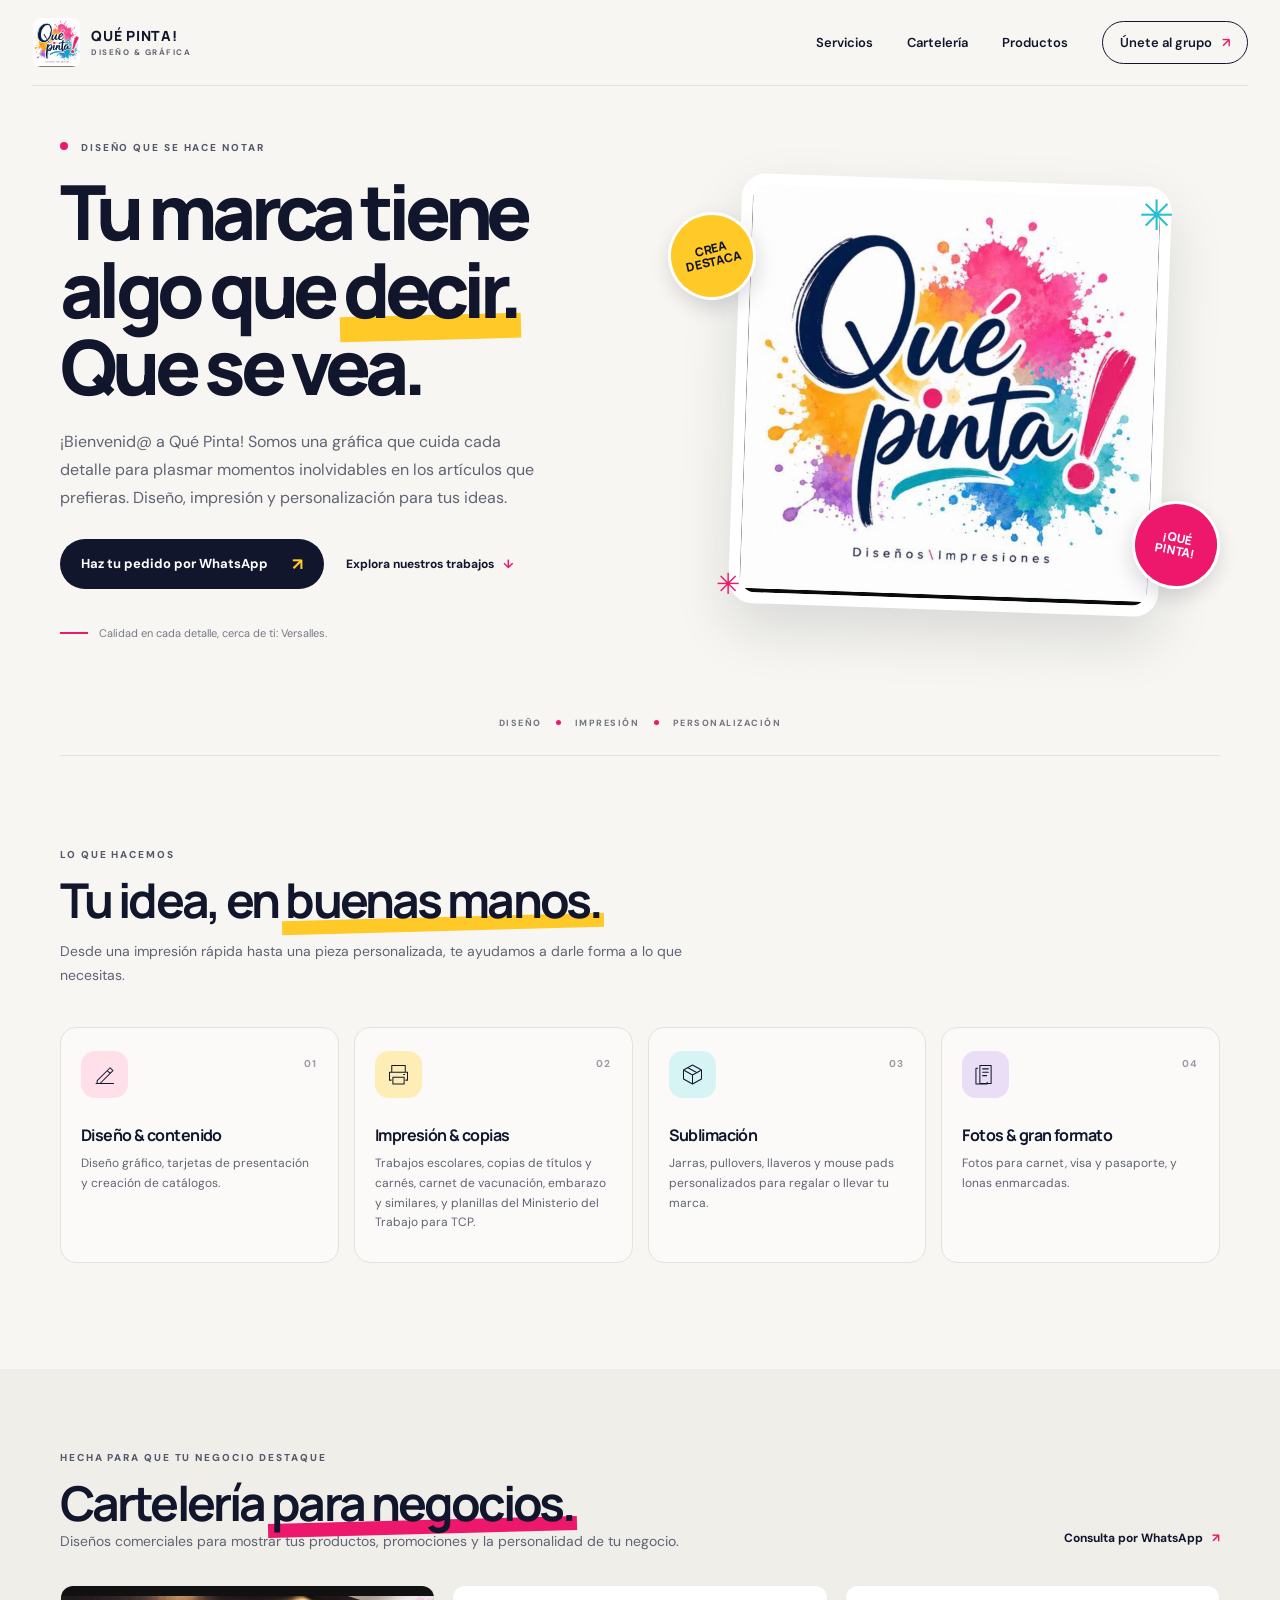
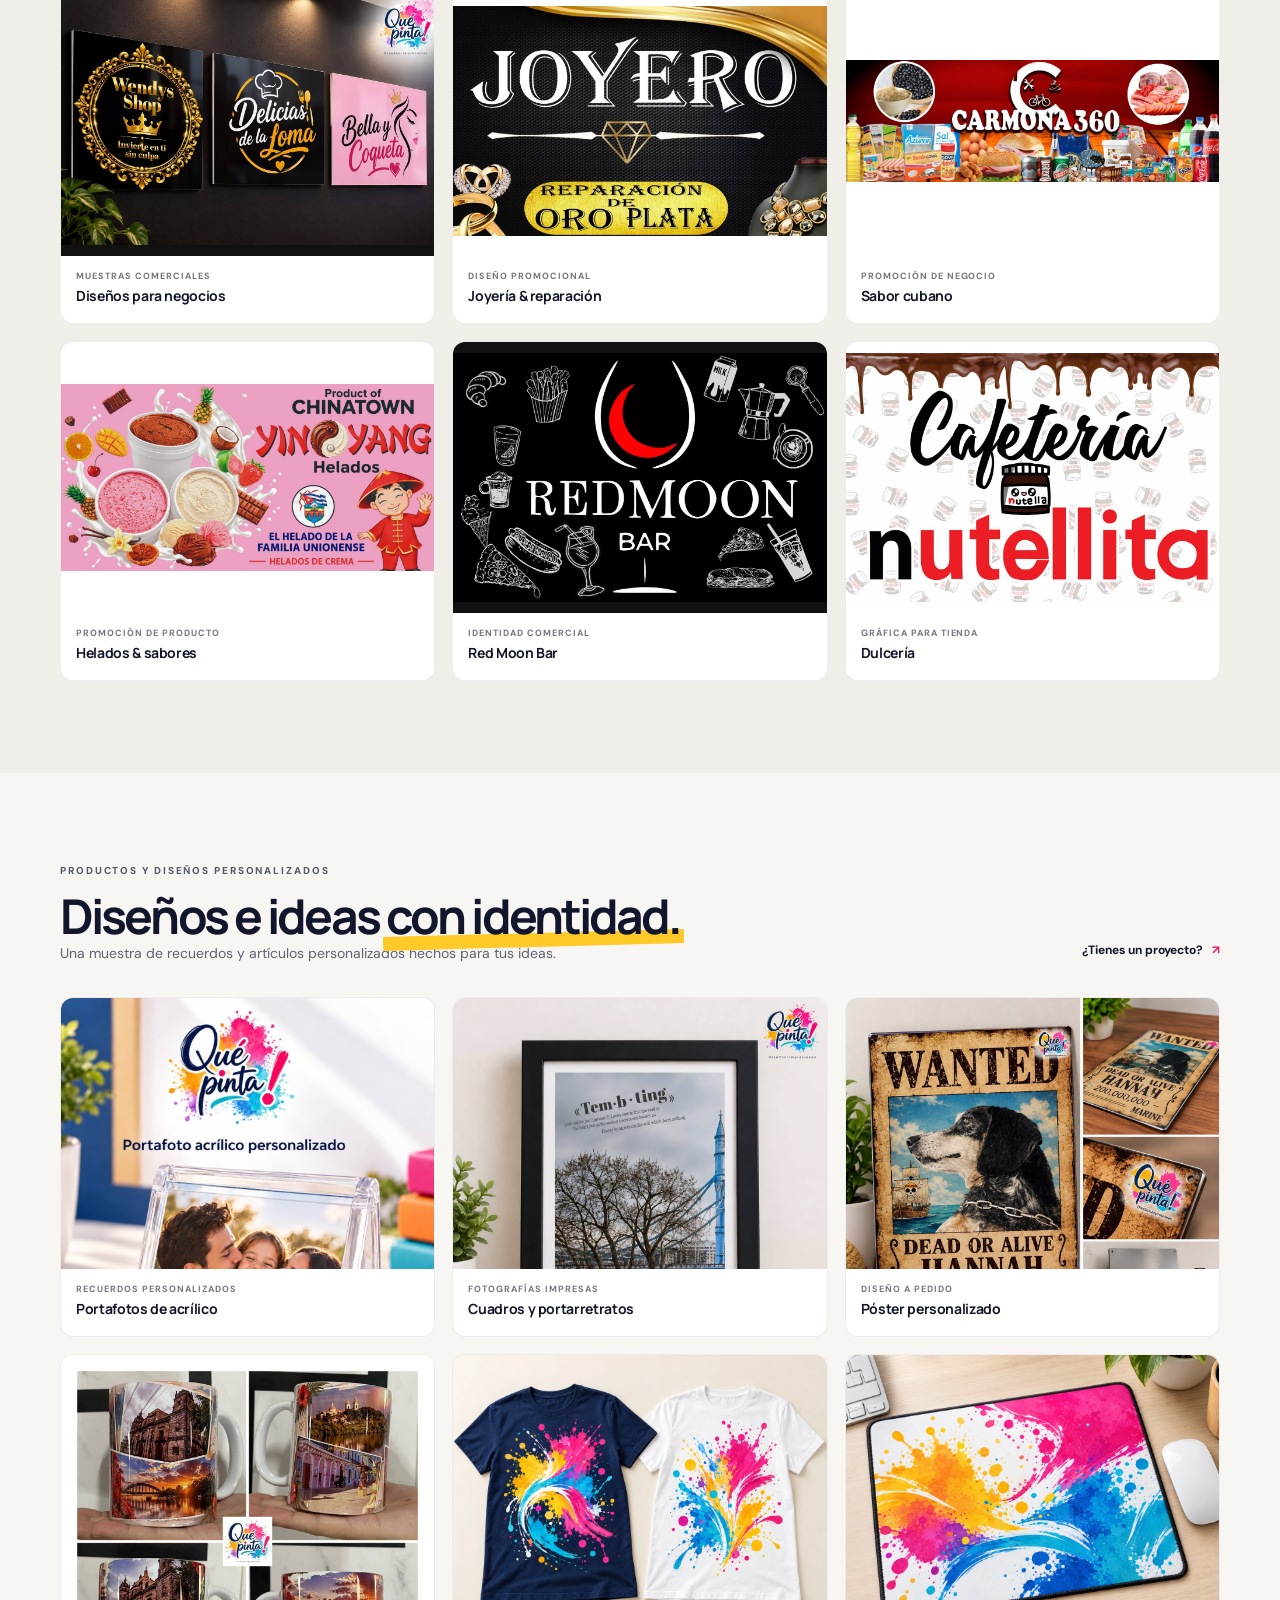
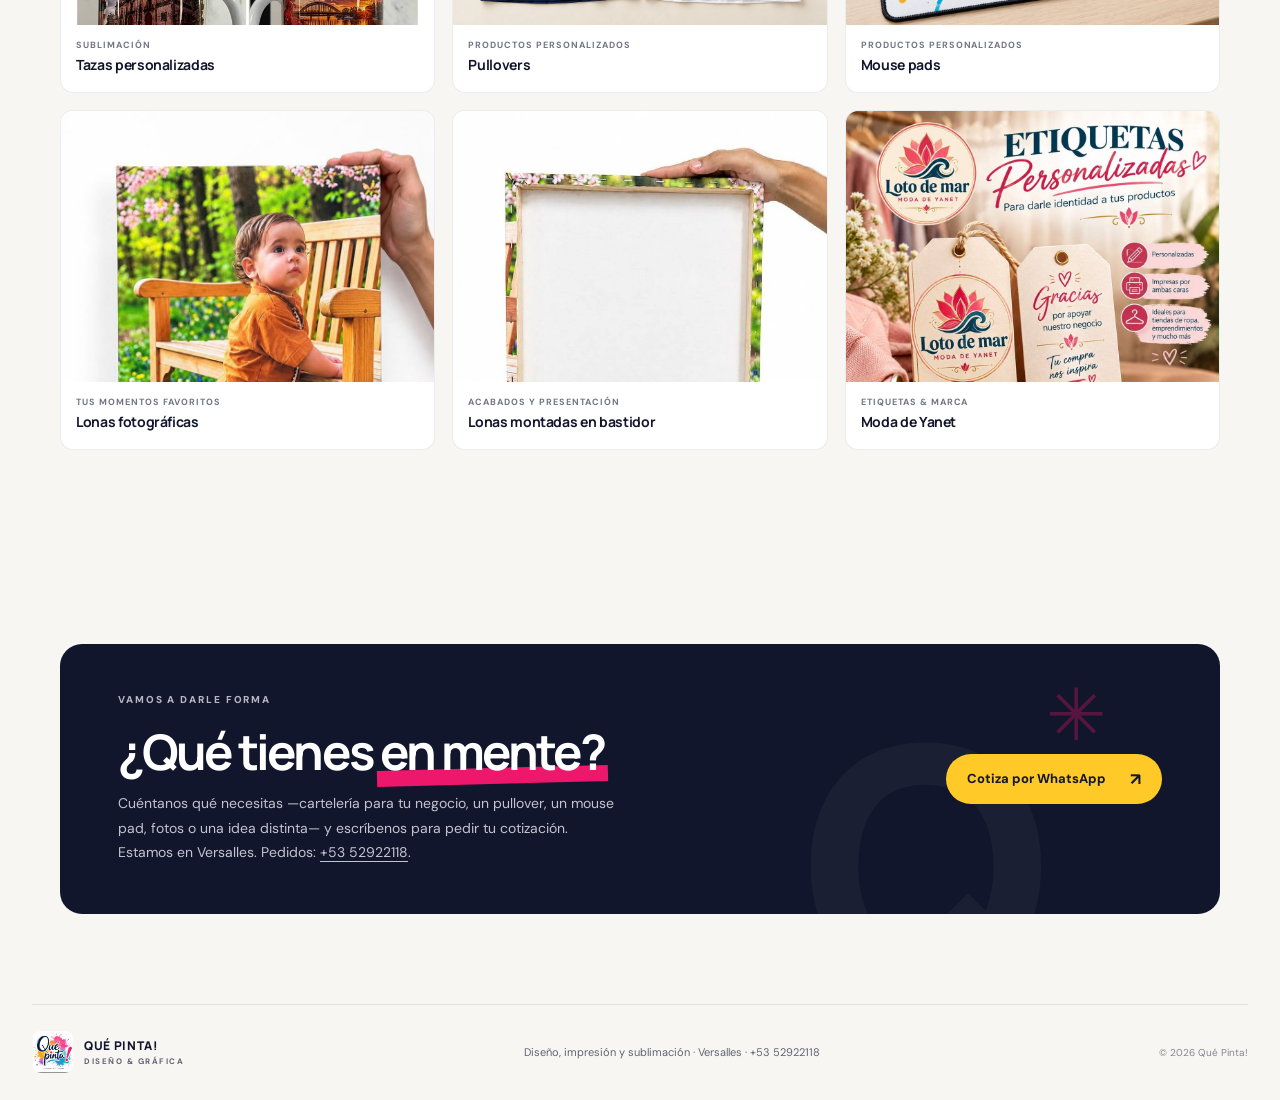
<file: index.html>
<!doctype html>
<html lang="es">
<head>
  <meta charset="utf-8">
  <meta name="viewport" content="width=device-width, initial-scale=1">
  <meta name="theme-color" content="#f7f6f2">
  <meta name="description" content="Diseño gráfico, cartelería, impresión, sublimación y productos personalizados de Qué Pinta! en Versalles. Conoce sus trabajos y pide cotización por WhatsApp.">
  <title>Qué Pinta! | Diseño gráfico, impresión y personalizados en Versalles</title>
  <link rel="canonical" href="https://javierperezv99.github.io/que-pinta/">
  <link rel="icon" type="image/png" sizes="512x512" href="assets/que-pinta-icon.png">
  <link rel="icon" href="favicon.ico" sizes="any">
  <link rel="apple-touch-icon" href="assets/que-pinta-icon.png">
  <meta name="application-name" content="Qué Pinta!">
  <meta property="og:type" content="website">
  <meta property="og:site_name" content="Qué Pinta!">
  <meta property="og:title" content="Qué Pinta! | Diseño gráfico, impresión y personalizados en Versalles">
  <meta property="og:description" content="Diseño gráfico, cartelería, impresión, sublimación y productos personalizados de Qué Pinta! en Versalles. Conoce sus trabajos y pide cotización por WhatsApp.">
  <meta property="og:url" content="https://javierperezv99.github.io/que-pinta/">
  <meta property="og:image" content="https://javierperezv99.github.io/que-pinta/assets/que-pinta-logo.jpg">
  <meta name="twitter:card" content="summary">
  <script type="application/ld+json">
    {
      "@context": "https://schema.org",
      "@type": "WebSite",
      "name": "Qué Pinta!",
      "alternateName": "Qué Pinta! Diseño & Gráfica",
      "url": "https://javierperezv99.github.io/que-pinta/"
    }
  </script>
  <link rel="preconnect" href="https://fonts.googleapis.com">
  <link rel="preconnect" href="https://fonts.gstatic.com" crossorigin>
  <link href="https://fonts.googleapis.com/css2?family=DM+Sans:wght@400;500;600;700&family=Manrope:wght@400;500;600;700;800&display=swap" rel="stylesheet">
  <link rel="stylesheet" href="styles.css">
</head>
<body>
  <header class="site-header">
    <a class="brand" href="#inicio" aria-label="Qué Pinta! — inicio">
      <img class="brand-original" src="assets/que-pinta-logo.jpg" alt="Logo de Qué Pinta!">
      <span class="brand-name">QUÉ PINTA!<small>DISEÑO & GRÁFICA</small></span>
    </a>
    <nav class="main-nav" aria-label="Navegación principal">
      <a href="#servicios">Servicios</a>
      <a href="#carteleria">Cartelería</a>
      <a href="#trabajos">Productos</a>
      <a class="nav-cta" href="https://chat.whatsapp.com/CvX4hnm9NRg29dMsMazxwA?s=sh&amp;p=i&amp;mlu=0" target="_blank" rel="noopener noreferrer">Únete al grupo <span aria-hidden="true">↗</span></a>
    </nav>
  </header>

  <main>
    <section class="hero section-wrap" id="inicio">
      <div class="hero-copy">
        <p class="eyebrow"><span class="eyebrow-dot"></span> DISEÑO QUE SE HACE NOTAR</p>
        <h1>Tu marca tiene algo que <span>decir.</span><br>Que se vea.</h1>
        <p class="hero-text">¡Bienvenid@ a Qué Pinta! Somos una gráfica que cuida cada detalle para plasmar momentos inolvidables en los artículos que prefieras. Diseño, impresión y personalización para tus ideas.</p>
        <div class="hero-actions">
          <a class="button button-dark" href="https://wa.me/5352922118?text=Hola%2C%20quiero%20hacer%20un%20pedido%20en%20Qu%C3%A9%20Pinta%21" target="_blank" rel="noopener noreferrer">Haz tu pedido por WhatsApp <span aria-hidden="true">↗</span></a>
          <a class="text-link" href="#trabajos">Explora nuestros trabajos <span aria-hidden="true">↓</span></a>
        </div>
        <div class="hero-proof"><span class="proof-line"></span><span>Calidad en cada detalle, cerca de ti: Versalles.</span></div>
      </div>
      <div class="hero-art" aria-label="Logo de Qué Pinta!">
        <div class="art-sticker sticker-yellow" aria-hidden="true">CREA<br>DESTACA</div>
        <div class="art-sticker sticker-pink" aria-hidden="true">¡QUÉ<br>PINTA!</div>
        <div class="logo-frame"><img src="assets/que-pinta-logo.jpg" alt="Logo de Qué Pinta! Diseño e Impresiones"></div>
        <span class="spark spark-one" aria-hidden="true">✳</span>
        <span class="spark spark-two" aria-hidden="true">✳</span>
      </div>
      <div class="hero-bottom-note"><span>DISEÑO</span><i></i><span>IMPRESIÓN</span><i></i><span>PERSONALIZACIÓN</span></div>
    </section>

    <section class="services section-wrap" id="servicios">
      <div class="section-heading">
        <p class="eyebrow">LO QUE HACEMOS</p>
        <h2>Tu idea, en <span>buenas manos.</span></h2>
        <p>Desde una impresión rápida hasta una pieza personalizada, te ayudamos a darle forma a lo que necesitas.</p>
      </div>
      <div class="service-grid">
        <article class="service-card">
          <div class="service-icon icon-pink" aria-hidden="true"><svg viewBox="0 0 48 48"><path d="M11 35 34 12l5 5-23 23H11zM29 17l5 5M9 40h31"/></svg></div>
          <span class="card-index">01</span>
          <h3>Diseño & contenido</h3>
          <p>Diseño gráfico, tarjetas de presentación y creación de catálogos.</p>
        </article>
        <article class="service-card">
          <div class="service-icon icon-yellow" aria-hidden="true"><svg viewBox="0 0 48 48"><path d="M12 18V8h24v10M11 34H8V20h32v14h-3M14 29h20v12H14zM33 24h2"/></svg></div>
          <span class="card-index">02</span>
          <h3>Impresión & copias</h3>
          <p>Trabajos escolares, copias de títulos y carnés, carnet de vacunación, embarazo y similares, y planillas del Ministerio del Trabajo para TCP.</p>
        </article>
        <article class="service-card">
          <div class="service-icon icon-blue" aria-hidden="true"><svg viewBox="0 0 48 48"><path d="M24 7 40 16v16l-16 9-16-9V16zM8 16l16 9 16-9M24 25v16M16 12l16 9"/></svg></div>
          <span class="card-index">03</span>
          <h3>Sublimación</h3>
          <p>Jarras, pullovers, llaveros y mouse pads personalizados para regalar o llevar tu marca.</p>
        </article>
        <article class="service-card">
          <div class="service-icon icon-lilac" aria-hidden="true"><svg viewBox="0 0 48 48"><path d="M14 8h20v32H14zM19 14h10M19 20h10M19 26h7M10 13H7v28h20v-3"/></svg></div>
          <span class="card-index">04</span>
          <h3>Fotos & gran formato</h3>
          <p>Fotos para carnet, visa y pasaporte, y lonas enmarcadas.</p>
        </article>
      </div>
    </section>

    <section class="business-signage" id="carteleria">
      <div class="section-wrap">
        <div class="portfolio-top">
          <div class="section-heading">
            <p class="eyebrow">HECHA PARA QUE TU NEGOCIO DESTAQUE</p>
            <h2>Cartelería <span>para negocios.</span></h2>
            <p>Diseños comerciales para mostrar tus productos, promociones y la personalidad de tu negocio.</p>
          </div>
          <a class="text-link portfolio-link" href="https://wa.me/5352922118?text=Hola%2C%20quiero%20consultar%20por%20carteler%C3%ADa%20para%20mi%20negocio" target="_blank" rel="noopener noreferrer">Consulta por WhatsApp <span aria-hidden="true">↗</span></a>
        </div>
        <div class="work-grid signage-grid">
          <figure class="work-card"><div class="work-image"><img src="assets/carteles-negocios.jpg" alt="Muestras de cartelería y diseños gráficos para distintos negocios" loading="lazy"></div><figcaption><span>Muestras comerciales</span><strong>Diseños para negocios</strong></figcaption></figure>
          <figure class="work-card"><div class="work-image"><img src="assets/joyero.jpg" alt="Diseño promocional para una joyería y reparación de oro y plata" loading="lazy"></div><figcaption><span>Diseño promocional</span><strong>Joyería & reparación</strong></figcaption></figure>
          <figure class="work-card"><div class="work-image"><img src="assets/sabor-cubano.jpg" alt="Diseño de promoción para un negocio de comida cubana" loading="lazy"></div><figcaption><span>Promoción de negocio</span><strong>Sabor cubano</strong></figcaption></figure>
          <figure class="work-card"><div class="work-image"><img src="assets/helados.jpg" alt="Diseño promocional de helados y sabores" loading="lazy"></div><figcaption><span>Promoción de producto</span><strong>Helados & sabores</strong></figcaption></figure>
          <figure class="work-card"><div class="work-image"><img src="assets/bar-redmoon.jpg" alt="Diseño de identidad visual para Red Moon Bar" loading="lazy"></div><figcaption><span>Identidad comercial</span><strong>Red Moon Bar</strong></figcaption></figure>
          <figure class="work-card"><div class="work-image"><img src="assets/dulceria.jpg" alt="Diseño promocional para una dulcería" loading="lazy"></div><figcaption><span>Gráfica para tienda</span><strong>Dulcería</strong></figcaption></figure>
        </div>
      </div>
    </section>

    <section class="portfolio" id="trabajos">
      <div class="section-wrap">
        <div class="portfolio-top">
          <div class="section-heading">
            <p class="eyebrow">PRODUCTOS Y DISEÑOS PERSONALIZADOS</p>
            <h2>Diseños e ideas <span>con identidad.</span></h2>
            <p>Una muestra de recuerdos y artículos personalizados hechos para tus ideas.</p>
          </div>
          <a class="text-link portfolio-link" href="#cotizar">¿Tienes un proyecto? <span aria-hidden="true">↗</span></a>
        </div>
        <div class="work-grid">
          <figure class="work-card"><div class="work-image"><img src="assets/portafoto-acrilico.jpg" alt="Portafotos de acrílico personalizado" loading="lazy"></div><figcaption><span>Recuerdos personalizados</span><strong>Portafotos de acrílico</strong></figcaption></figure>
          <figure class="work-card"><div class="work-image"><img src="assets/cuadro-fotografico.jpg" alt="Cuadros y fotografías impresas" loading="lazy"></div><figcaption><span>Fotografías impresas</span><strong>Cuadros y portarretratos</strong></figcaption></figure>
          <figure class="work-card"><div class="work-image"><img src="assets/cartel-mascota.jpg" alt="Póster personalizado por encargo" loading="lazy"></div><figcaption><span>Diseño a pedido</span><strong>Póster personalizado</strong></figcaption></figure>
          <figure class="work-card"><div class="work-image"><img src="assets/tazas-sublimadas.jpg" alt="Tazas personalizadas por sublimación" loading="lazy"></div><figcaption><span>Sublimación</span><strong>Tazas personalizadas</strong></figcaption></figure>
          <figure class="work-card"><div class="work-image"><img src="assets/pullovers-personalizados.webp" alt="Muestra de pullovers personalizados" loading="lazy"></div><figcaption><span>Productos personalizados</span><strong>Pullovers</strong></figcaption></figure>
          <figure class="work-card"><div class="work-image"><img src="assets/mouse-pad-personalizado.webp" alt="Muestra de mouse pad personalizado" loading="lazy"></div><figcaption><span>Productos personalizados</span><strong>Mouse pads</strong></figcaption></figure>
          <figure class="work-card"><div class="work-image"><img src="assets/lona-fotografica.jpg" alt="Lona fotográfica personalizada" loading="lazy"></div><figcaption><span>Tus momentos favoritos</span><strong>Lonas fotográficas</strong></figcaption></figure>
          <figure class="work-card"><div class="work-image"><img src="assets/lona-bastidor.jpg" alt="Lona fotográfica montada en bastidor" loading="lazy"></div><figcaption><span>Acabados y presentación</span><strong>Lonas montadas en bastidor</strong></figcaption></figure>
          <figure class="work-card"><div class="work-image"><img src="assets/etiquetas-moda.jpg" alt="Etiquetas personalizadas para una marca de moda" loading="lazy"></div><figcaption><span>Etiquetas & marca</span><strong>Moda de Yanet</strong></figcaption></figure>
        </div>
      </div>
    </section>

    <section class="quote-section section-wrap" id="cotizar">
      <div class="quote-decoration" aria-hidden="true"><span>Q</span><i>✳</i></div>
      <div class="quote-content">
        <p class="eyebrow">VAMOS A DARLE FORMA</p>
        <h2>¿Qué tienes <span>en mente?</span></h2>
        <p>Cuéntanos qué necesitas —cartelería para tu negocio, un pullover, un mouse pad, fotos o una idea distinta— y escríbenos para pedir tu cotización. Estamos en Versalles. Pedidos: <a href="https://wa.me/5352922118?text=Hola%2C%20quiero%20hacer%20un%20pedido%20en%20Qu%C3%A9%20Pinta%21" target="_blank" rel="noopener noreferrer">+53 52922118</a>.</p>
      </div>
      <a class="button button-light" href="https://wa.me/5352922118?text=Hola%2C%20quiero%20hacer%20un%20pedido%20en%20Qu%C3%A9%20Pinta%21" target="_blank" rel="noopener noreferrer" aria-label="Hacer un pedido a Qué Pinta! por WhatsApp">Cotiza por WhatsApp <span aria-hidden="true">↗</span></a>
    </section>
  </main>

  <footer class="site-footer">
    <a class="brand footer-brand" href="#inicio" aria-label="Qué Pinta! — volver al inicio">
      <img class="brand-original" src="assets/que-pinta-logo.jpg" alt="Logo de Qué Pinta!">
      <span class="brand-name">QUÉ PINTA!<small>DISEÑO & GRÁFICA</small></span>
    </a>
    <p>Diseño, impresión y sublimación · Versalles · <a href="https://wa.me/5352922118?text=Hola%2C%20quiero%20hacer%20un%20pedido%20en%20Qu%C3%A9%20Pinta%21">+53 52922118</a></p>
    <span class="footer-copy">© <span id="year">2026</span> Qué Pinta!</span>
  </footer>
  <a class="mobile-order" href="https://wa.me/5352922118?text=Hola%2C%20quiero%20hacer%20un%20pedido%20en%20Qu%C3%A9%20Pinta%21" target="_blank" rel="noopener noreferrer">Haz tu pedido por WhatsApp <span aria-hidden="true">↗</span></a>
  <dialog id="photo-viewer" aria-label="Vista ampliada del trabajo"><button class="viewer-close" type="button" aria-label="Cerrar imagen">×</button><img id="viewer-image" alt=""><p id="viewer-caption"></p></dialog>
  <script src="interactions.js"></script>
</body>
</html>
</file>
<file: styles.css>
@import url('https://fonts.googleapis.com/css2?family=DM+Sans:wght@400;500;600;700&family=Manrope:wght@400;500;600;700;800&display=swap');

:root {
  --ink: #12162c;
  --muted: #606373;
  --paper: #f7f6f2;
  --white: #fff;
  --pink: #ed176c;
  --yellow: #ffc928;
  --blue: #27bfd0;
  --lilac: #a875d6;
  --line: #e5e2dc;
  --font-display: 'Manrope', 'DM Sans', sans-serif;
  --font-body: 'DM Sans', sans-serif;
}

* { box-sizing: border-box; }
html { scroll-behavior: smooth; }
body {
  margin: 0;
  color: var(--ink);
  background: var(--paper);
  font-family: var(--font-body);
  -webkit-font-smoothing: antialiased;
}
a { color: inherit; text-decoration: none; }
img { display: block; max-width: 100%; }
.section-wrap { width: min(1160px, calc(100% - 64px)); margin-inline: auto; }

.site-header {
  width: min(1280px, calc(100% - 64px));
  min-height: 86px;
  margin: auto;
  display: flex;
  align-items: center;
  justify-content: space-between;
  border-bottom: 1px solid rgba(18,22,44,.09);
}
.brand { display: inline-flex; align-items: center; gap: 10px; }
.brand-mark {
  display: grid;
  place-items: center;
  width: 39px;
  height: 39px;
  border-radius: 50%;
  background: var(--pink);
  color: #fff;
  font: 800 24px/1 var(--font-display);
  letter-spacing: -2px;
  transform: rotate(-8deg);
}
.brand-mark span { color: var(--yellow); }
.brand-name { font: 800 14px/.98 var(--font-display); letter-spacing: .055em; }
.brand-name small { display: block; margin-top: 5px; color: var(--muted); font: 700 8px/1 var(--font-body); letter-spacing: .19em; }
.main-nav { display: flex; align-items: center; gap: 34px; font-size: 13px; font-weight: 600; }
.main-nav > a:not(.nav-cta) { transition: color .2s ease; }
.main-nav > a:not(.nav-cta):hover, .text-link:hover { color: var(--pink); }
.nav-cta { padding: 12px 17px; border: 1px solid var(--ink); border-radius: 999px; transition: .2s ease; }
.nav-cta:hover { background: var(--ink); color: #fff; }
.nav-cta span { margin-left: 7px; color: var(--pink); }

.hero {
  position: relative;
  display: grid;
  grid-template-columns: 1.05fr .95fr;
  align-items: center;
  gap: 24px;
  min-height: 600px;
  padding-top: 55px;
  padding-bottom: 105px;
}
.hero-copy { position: relative; z-index: 2; padding-bottom: 10px; }
.eyebrow { margin: 0 0 19px; color: #55596a; font-size: 10px; font-weight: 800; letter-spacing: .19em; }
.eyebrow-dot { display: inline-block; width: 8px; height: 8px; margin-right: 9px; border-radius: 50%; background: var(--pink); vertical-align: 1px; }
h1, h2, h3, p { margin-top: 0; }
h1, h2, h3 { font-family: var(--font-display); }
h1 { max-width: 590px; margin-bottom: 22px; font-size: clamp(46px, 6vw, 76px); line-height: 1.02; letter-spacing: -.075em; font-weight: 800; }
h1 span, .section-heading h2 span, .quote-content h2 span { position: relative; z-index: 0; white-space: nowrap; }
h1 span::after, .section-heading h2 span::after, .quote-content h2 span::after {
  position: absolute;
  z-index: -1;
  right: -3px;
  bottom: 1px;
  left: -3px;
  height: 24%;
  background: var(--yellow);
  content: '';
  transform: rotate(-1.5deg);
}
.hero-text { max-width: 485px; margin-bottom: 27px; color: var(--muted); font-size: 16px; line-height: 1.75; }
.hero-actions { display: flex; flex-wrap: wrap; align-items: center; gap: 22px; }
.button { display: inline-flex; align-items: center; justify-content: center; gap: 24px; min-height: 50px; padding: 0 21px; border-radius: 999px; font-size: 13px; font-weight: 700; transition: transform .2s ease, box-shadow .2s ease; }
.button:hover { transform: translateY(-2px); box-shadow: 0 8px 20px rgba(15,17,40,.15); }
.button-dark { background: var(--ink); color: #fff; }
.button-dark span { color: var(--yellow); font-size: 17px; }
.text-link { color: var(--ink); font-size: 12px; font-weight: 700; transition: color .2s ease; }
.text-link span { margin-left: 6px; color: var(--pink); }
.hero-proof { display: flex; align-items: center; gap: 11px; margin-top: 37px; color: #777987; font-size: 11px; }
.proof-line { width: 28px; height: 2px; background: var(--pink); }
.hero-art { position: relative; display: grid; place-items: center; min-height: 440px; }
.logo-frame { position: relative; z-index: 1; width: min(100%, 430px); padding: 11px; border-radius: 24px; background: #fff; box-shadow: 0 24px 55px rgba(16,20,39,.13); transform: rotate(2deg); }
.logo-frame img { width: 100%; aspect-ratio: 1; border-radius: 16px; object-fit: contain; }
.art-sticker { position: absolute; z-index: 2; display: grid; place-items: center; width: 88px; height: 88px; border: 3px solid #fff; border-radius: 50%; color: var(--ink); font: 800 12px/1.05 var(--font-display); text-align: center; box-shadow: 0 8px 20px rgba(18,22,44,.15); }
.sticker-yellow { top: 37px; left: -12px; background: var(--yellow); transform: rotate(-13deg); }
.sticker-pink { right: 0; bottom: 26px; background: var(--pink); color: #fff; transform: rotate(11deg); }
.spark { position: absolute; z-index: 2; color: var(--blue); font-size: 42px; }
.spark-one { top: 13px; right: 46px; }
.spark-two { bottom: 12px; left: 36px; color: var(--pink); font-size: 29px; }
.hero-bottom-note { position: absolute; right: 0; bottom: 26px; left: 0; display: flex; align-items: center; justify-content: center; gap: 14px; color: #747685; font-size: 9px; font-weight: 800; letter-spacing: .17em; }
.hero-bottom-note i { width: 5px; height: 5px; border-radius: 50%; background: var(--pink); }

.services { padding-top: 92px; padding-bottom: 106px; border-top: 1px solid var(--line); }
.section-heading { max-width: 660px; }
.section-heading .eyebrow { margin-bottom: 13px; }
.section-heading h2, .quote-content h2 { margin-bottom: 14px; font-size: clamp(32px, 4vw, 48px); line-height: 1.1; letter-spacing: -.06em; }
.section-heading > p:last-child { margin-bottom: 0; color: var(--muted); font-size: 14px; line-height: 1.7; }
.section-heading h2 span::after { height: 21%; }
.service-grid { display: grid; grid-template-columns: repeat(4, 1fr); gap: 15px; margin-top: 39px; }
.service-card { position: relative; min-height: 236px; padding: 23px 20px; border: 1px solid var(--line); border-radius: 16px; background: rgba(255,255,255,.53); transition: transform .2s ease, box-shadow .2s ease; }
.service-card:hover { transform: translateY(-4px); box-shadow: 0 14px 30px rgba(22,25,45,.08); }
.service-icon { display: grid; place-items: center; width: 47px; height: 47px; margin-bottom: 26px; border-radius: 14px; }
.service-icon svg { width: 27px; height: 27px; fill: none; stroke: var(--ink); stroke-linecap: round; stroke-linejoin: round; stroke-width: 1.8; }
.icon-pink { background: #ffe0ea; }.icon-yellow { background: #ffedb6; }.icon-blue { background: #d7f4f5; }.icon-lilac { background: #eaddf6; }
.card-index { position: absolute; top: 29px; right: 21px; color: #9a9aa5; font: 700 10px var(--font-body); letter-spacing: .1em; }
.service-card h3 { margin-bottom: 8px; font-size: 16px; letter-spacing: -.035em; }
.service-card p { margin-bottom: 0; color: var(--muted); font-size: 12px; line-height: 1.65; }

.portfolio { padding: 91px 0 100px; background: #efeee8; }
.portfolio-top { display: flex; align-items: end; justify-content: space-between; gap: 20px; margin-bottom: 31px; }
.portfolio-top .section-heading h2 { margin-bottom: 0; }
.portfolio-link { margin-bottom: 8px; white-space: nowrap; }
.work-grid { display: grid; grid-template-columns: repeat(3, minmax(0, 1fr)); gap: 17px; }
.work-card { overflow: hidden; margin: 0; border: 1px solid rgba(18,22,44,.08); border-radius: 13px; background: #fff; transition: transform .25s ease, box-shadow .25s ease; }
.work-card:hover { transform: translateY(-4px); box-shadow: 0 13px 28px rgba(18,22,44,.12); }
.work-image { display: grid; place-items: center; aspect-ratio: 1.38; overflow: hidden; background: #fff; }
.business-signage .work-card:nth-child(1) .work-image, .business-signage .work-card:nth-child(5) .work-image { background: #111; }
.work-image img { width: 100%; height: 100%; object-fit: contain; }
figcaption { display: flex; flex-direction: column; gap: 4px; min-height: 67px; padding: 14px 15px; }
figcaption span { color: #737584; font-size: 9px; font-weight: 700; letter-spacing: .11em; text-transform: uppercase; }
figcaption strong { font: 700 14px var(--font-display); letter-spacing: -.025em; }

.quote-section { position: relative; display: flex; align-items: center; justify-content: space-between; gap: 36px; min-height: 270px; margin-top: 94px; margin-bottom: 90px; overflow: hidden; padding: 48px 58px; border-radius: 22px; background: var(--ink); color: #fff; }
.quote-content { position: relative; z-index: 1; max-width: 575px; }
.quote-content .eyebrow { color: #b7b8c4; }
.quote-content h2 { margin-bottom: 13px; font-size: clamp(34px, 4vw, 49px); }
.quote-content h2 span::after { background: var(--pink); }
.quote-content > p:last-child { max-width: 500px; margin-bottom: 0; color: #c3c4cf; font-size: 14px; line-height: 1.75; }
.button-light { position: relative; z-index: 1; flex: 0 0 auto; background: var(--yellow); color: var(--ink); }
.button-light span { font-size: 17px; }
.quote-decoration { position: absolute; right: 18%; bottom: -110px; color: rgba(255,255,255,.04); font: 800 330px/1 var(--font-display); letter-spacing: -.12em; }
.quote-decoration i { position: absolute; top: -25px; right: -55px; color: rgba(237,23,108,.32); font: normal 72px var(--font-body); }

.site-footer { display: flex; align-items: center; justify-content: space-between; gap: 20px; width: min(1280px, calc(100% - 64px)); min-height: 96px; margin: 0 auto; border-top: 1px solid var(--line); }
.footer-brand .brand-mark { width: 34px; height: 34px; font-size: 21px; }
.footer-brand .brand-name { font-size: 12px; }
.site-footer > p { margin: 0; color: var(--muted); font-size: 11px; }
.footer-copy { color: #858693; font-size: 10px; }

@media (max-width: 900px) {
  .hero { min-height: 540px; grid-template-columns: 1fr .85fr; gap: 5px; }
  .hero-art { min-height: 350px; }
  .logo-frame { width: min(100%, 350px); }
  .art-sticker { width: 72px; height: 72px; font-size: 10px; }
  .service-grid { grid-template-columns: repeat(2, 1fr); }
  .work-grid { grid-template-columns: repeat(2, minmax(0, 1fr)); }
  .quote-section { padding-inline: 36px; }
}
@media (max-width: 640px) {
  .section-wrap, .site-header, .site-footer { width: calc(100% - 36px); }
  .site-header { min-height: 70px; }
  .main-nav { gap: 14px; font-size: 11px; }
  .main-nav > a:first-child, .main-nav > a:nth-child(3) { display: none; }
  .nav-cta { padding: 10px 13px; }
  .brand-mark { width: 34px; height: 34px; font-size: 21px; }
  .brand-name { font-size: 12px; }
  .brand-name small { font-size: 7px; }
  .hero { grid-template-columns: 1fr; gap: 7px; padding-top: 54px; padding-bottom: 84px; }
  .hero-copy { padding-bottom: 0; }
  h1 { max-width: 470px; font-size: clamp(45px, 12vw, 66px); }
  .hero-text { max-width: 440px; font-size: 14px; }
  .hero-proof { margin-top: 23px; }
  .hero-art { min-height: 305px; margin-top: 4px; }
  .logo-frame { width: min(76vw, 315px); padding: 8px; border-radius: 20px; }
  .logo-frame img { border-radius: 13px; }
  .sticker-yellow { top: 24px; left: 5%; }
  .sticker-pink { right: 6%; bottom: 13px; }
  .spark-one { top: 4px; right: 13%; }
  .spark-two { bottom: 0; left: 11%; }
  .hero-bottom-note { bottom: 23px; gap: 8px; font-size: 8px; letter-spacing: .1em; }
  .services { padding-top: 68px; padding-bottom: 72px; }
  .section-heading h2 { font-size: 36px; }
  .section-heading > p:last-child { font-size: 13px; }
  .service-grid { gap: 10px; margin-top: 27px; }
  .service-card { min-height: 210px; padding: 18px 15px; }
  .service-icon { width: 42px; height: 42px; margin-bottom: 21px; }
  .card-index { top: 23px; right: 15px; }
  .service-card h3 { font-size: 14px; }
  .service-card p { font-size: 11px; }
  .portfolio { padding: 69px 0 72px; }
  .portfolio-top { display: block; margin-bottom: 23px; }
  .portfolio-top .section-heading h2 { font-size: 34px; }
  .portfolio-link { display: inline-block; margin-top: 17px; }
  .work-grid { gap: 10px; }
  .work-image { aspect-ratio: 1.1; }
  figcaption { min-height: 61px; padding: 11px 10px; }
  figcaption span { font-size: 8px; letter-spacing: .07em; }
  figcaption strong { font-size: 12px; }
  .quote-section { display: block; min-height: 0; margin-top: 66px; margin-bottom: 63px; padding: 34px 24px; border-radius: 18px; }
  .quote-content h2 { font-size: 37px; }
  .quote-content > p:last-child { font-size: 13px; }
  .button-light { margin-top: 23px; }
  .quote-decoration { right: 3%; bottom: -67px; font-size: 210px; }
  .site-footer { min-height: 90px; flex-wrap: wrap; justify-content: space-between; padding: 18px 0; }
  .site-footer > p { display: none; }
}
@media (prefers-reduced-motion: reduce) {
  html { scroll-behavior: auto; }
  *, *::before, *::after { transition-duration: .01ms !important; }
}

.brand-original { width: 49px; height: 49px; border-radius: 9px; object-fit: contain; background: white; }
.footer-brand .brand-original { width: 42px; height: 42px; }

/* Interacciones accesibles y ligeras */
:focus-visible { outline: 3px solid #ed176c; outline-offset: 5px; }
section[id] { scroll-margin-top: 25px; }
.button:active, .nav-cta:active { transform: translateY(1px) scale(.98); }
.quote-content a { text-decoration: underline; text-underline-offset: 4px; }
.expand-work { position: relative; display: block; width: 100%; height: 100%; padding: 0; border: 0; background: transparent; cursor: zoom-in; }
.expand-work img { transition: transform .35s ease; }
.expand-work:hover img { transform: scale(1.035); }
.expand-hint { position: absolute; right: 10px; bottom: 10px; padding: 7px 10px; border-radius: 99px; background: rgba(18,22,44,.9); color: white; font: 600 10px var(--font-body); opacity: 0; transition: opacity .2s ease; }
.expand-work:hover .expand-hint, .expand-work:focus-visible .expand-hint { opacity: 1; }
#photo-viewer { width: min(940px, 94vw); max-height: 94vh; padding: 24px; border: none; border-radius: 18px; background: #fff; color: var(--ink); box-shadow: 0 20px 80px #0005; }
#photo-viewer::backdrop { background: rgba(9,12,27,.82); backdrop-filter: blur(5px); }
#viewer-image { width: 100%; max-height: 77vh; object-fit: contain; }
#viewer-caption { margin: 15px 0 0; text-align: center; font-weight: 700; }
.viewer-close { position: absolute; z-index: 1; top: 7px; right: 9px; width: 36px; height: 36px; border: 0; border-radius: 50%; background: var(--ink); color: #fff; font-size: 27px; cursor: pointer; }
.mobile-order { display: none; }
@media (max-width: 640px) {
  body { padding-bottom: 78px; }
  .mobile-order { position: fixed; z-index: 20; bottom: max(14px, env(safe-area-inset-bottom)); left: 18px; right: 18px; display: flex; align-items: center; justify-content: center; gap: 18px; min-height: 50px; border-radius: 99px; background: var(--ink); color: white; box-shadow: 0 7px 25px #12162c40; font-size: 13px; font-weight: 700; }
  .mobile-order span { color: var(--yellow); }
  #photo-viewer { padding: 14px; }
  .expand-hint { opacity: 1; font-size: 8px; padding: 5px 7px; }
}

/* Sección comercial independiente de productos y recuerdos */
.business-signage { padding: 82px 0 92px; background: #efeee8; }
.business-signage .section-heading { max-width: 720px; }
.business-signage .section-heading h2 span::after { background: var(--pink); }
.business-signage .section-heading > p:last-child { max-width: 620px; }
.business-signage .work-card:nth-child(1) .work-image,
.business-signage .work-card:nth-child(5) .work-image { background: #111; }
.portfolio { background: var(--paper); }
.portfolio .section-heading h2 span::after { background: var(--yellow); }
@media (max-width: 640px) {
  .business-signage { padding: 68px 0 72px; }
  .business-signage .portfolio-top { display: block; }
  .business-signage .portfolio-link { display: inline-block; margin-top: 17px; }
  .main-nav > a:first-child, .main-nav > a:nth-child(3) { display: none; }
}
</file>
